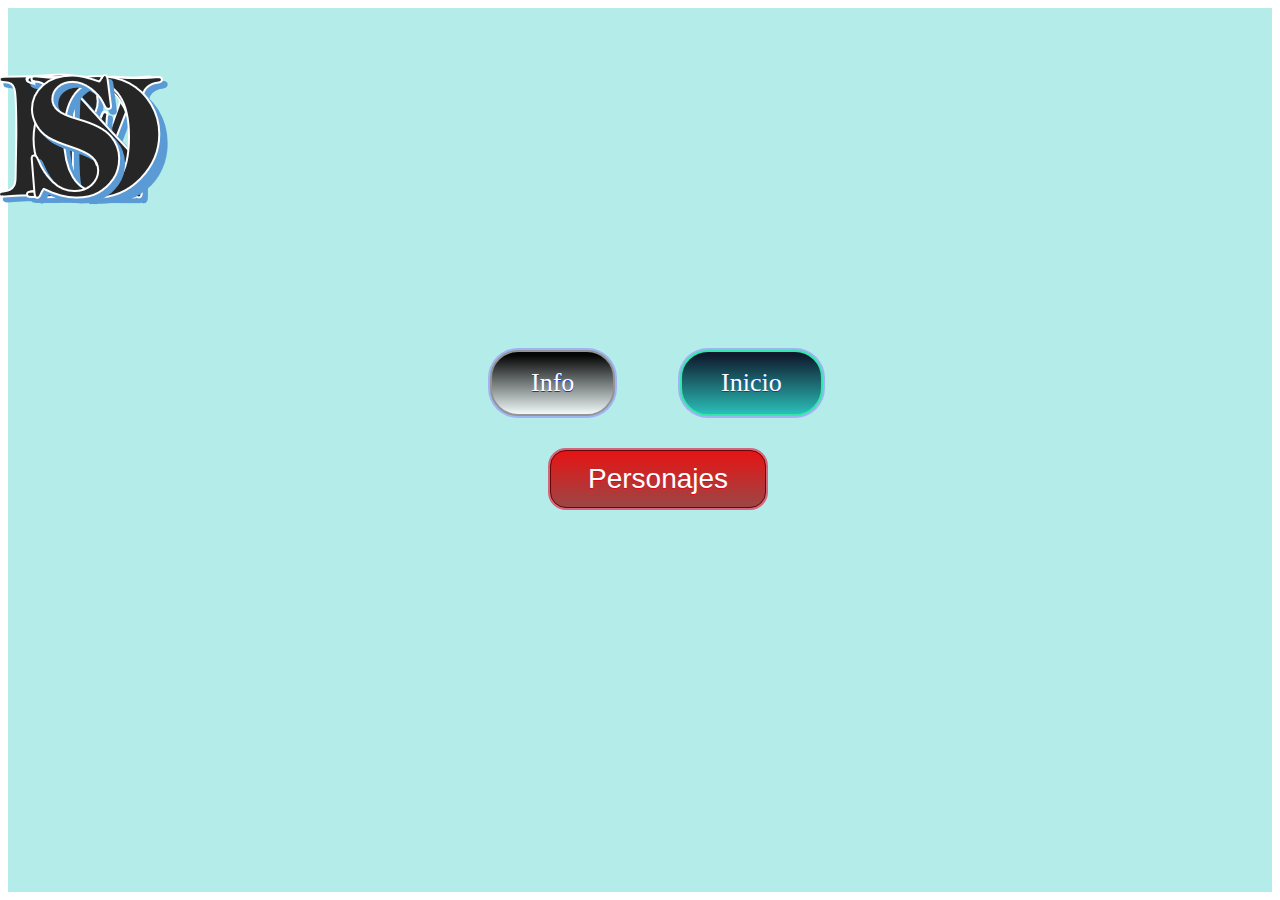
<file: index.html>
<html>
<head></head>
<body>
	<link rel="stylesheet" type="text/css" href="estilos.css">
<div class="fondo"><a href="inicio.html" class="myButton">Inicio</a> <a href="info.html" class="myusd">Info</a><a href="Personajes-animados.html" class="dfj">Personajes</a></div>
<div class="" id="demo"></div>
<div class="" id="demo1"></div>
<div class="" id="demo2"></div>
<div class="" id="demo3"></div>
<div class="" id="demo4"></div>
<div class="" id="demo5"></div>
<div class="" id="demo6"></div>
<div class="" id="demo7"></div>
<div class="" id="demo8"></div>
<div class="" id="demo9"></div>
<div class="" id="demo10"></div>

<script type="text/javascript">
		window.onload = init;
    function init(){
	var conte1=document.getElementById("demo");
if(conte1.className=="")
		{	
			conte1.className="a";

		}
		setTimeout(fd,2000);
var conte2=document.getElementById("demo1");
if(conte2.className=="")
		{	
			conte2.className="b";

		}
			setTimeout(fd1,2000);
var conte3=document.getElementById("demo2");
if(conte3.className=="")
		{	
			conte3.className="c";

		}
			setTimeout(fd2,2000);
	var conte4=document.getElementById("demo3");
if(conte4.className=="")
		{	
			conte4.className="d";

		}
			setTimeout(fd3,2000);
    var conte5=document.getElementById("demo4");
if(conte5.className=="")
		{	
			conte5.className="e";

		}
			setTimeout(fd4,2000);
	var conte6=document.getElementById("demo5");
if(conte6.className=="")
		{	
			conte6.className="f";

		}
			setTimeout(fd5,2000);
var conte7=document.getElementById("demo6");
if(conte7.className=="")
		{	
			conte7.className="g";

		}
			setTimeout(fd6,2000);
	var conte8=document.getElementById("demo7");
if(conte8.className=="")
		{	
			conte8.className="h";

		}
			setTimeout(fd7,2000);
	var conte9=document.getElementById("demo8");
if(conte9.className=="")
		{	
			conte9.className="i";

		}
			setTimeout(fd8,2000);
	var conte10=document.getElementById("demo9");
if(conte10.className=="")
		{	
			conte10.className="j";

		}
			setTimeout(fd9,2000);
	var conte11=document.getElementById("demo10");
if(conte11.className=="")
		{	
			conte11.className="k";

		}
			setTimeout(fd10,2000);
		}
	var fd=function(){
	 var conte1=document.getElementById("demo");
	conte1.className="a2";
	     document.querySelector(".a").style.display="none";
   
    }

var fd1=function(){
	 var conte2=document.getElementById("demo1");
	conte2.className="b2";
	     document.querySelector(".b").style.display="none";
   
    }

    var fd2=function(){
	 var conte3=document.getElementById("demo2");
	conte3.className="c2";
	     document.querySelector(".c").style.display="none";
   
    }

    var fd3=function(){
	 var conte4=document.getElementById("demo3");
	conte4.className="d2";
	     document.querySelector(".d").style.display="none";
   
    }

var fd4=function(){
	 var conte5=document.getElementById("demo4");
	conte5.className="e2";
	     document.querySelector(".e").style.display="none";
   
    }

    var fd5=function(){
	 var conte6=document.getElementById("demo5");
	conte6.className="f2";
	     document.querySelector(".f").style.display="none";
   
    }

      var fd6=function(){
	 var conte7=document.getElementById("demo6");
	conte7.className="g2";
	     document.querySelector(".g").style.display="none";
   
    }

          var fd7=function(){
	 var conte8=document.getElementById("demo7");
	conte8.className="h2";
	     document.querySelector(".h").style.display="none";
   
    }

          var fd8=function(){
	 var conte9=document.getElementById("demo8");
	conte9.className="i2";
	     document.querySelector(".i").style.display="none";
   
    }
              var fd9=function(){
	 var conte10=document.getElementById("demo9");
	conte10.className="j2";
	     document.querySelector(".j").style.display="none";
   
    }
              var fd10=function(){
	 var conte11=document.getElementById("demo10");
	conte11.className="k2";
	     document.querySelector(".k").style.display="none";
   
    }

</script>
</body>
</html>
</file>
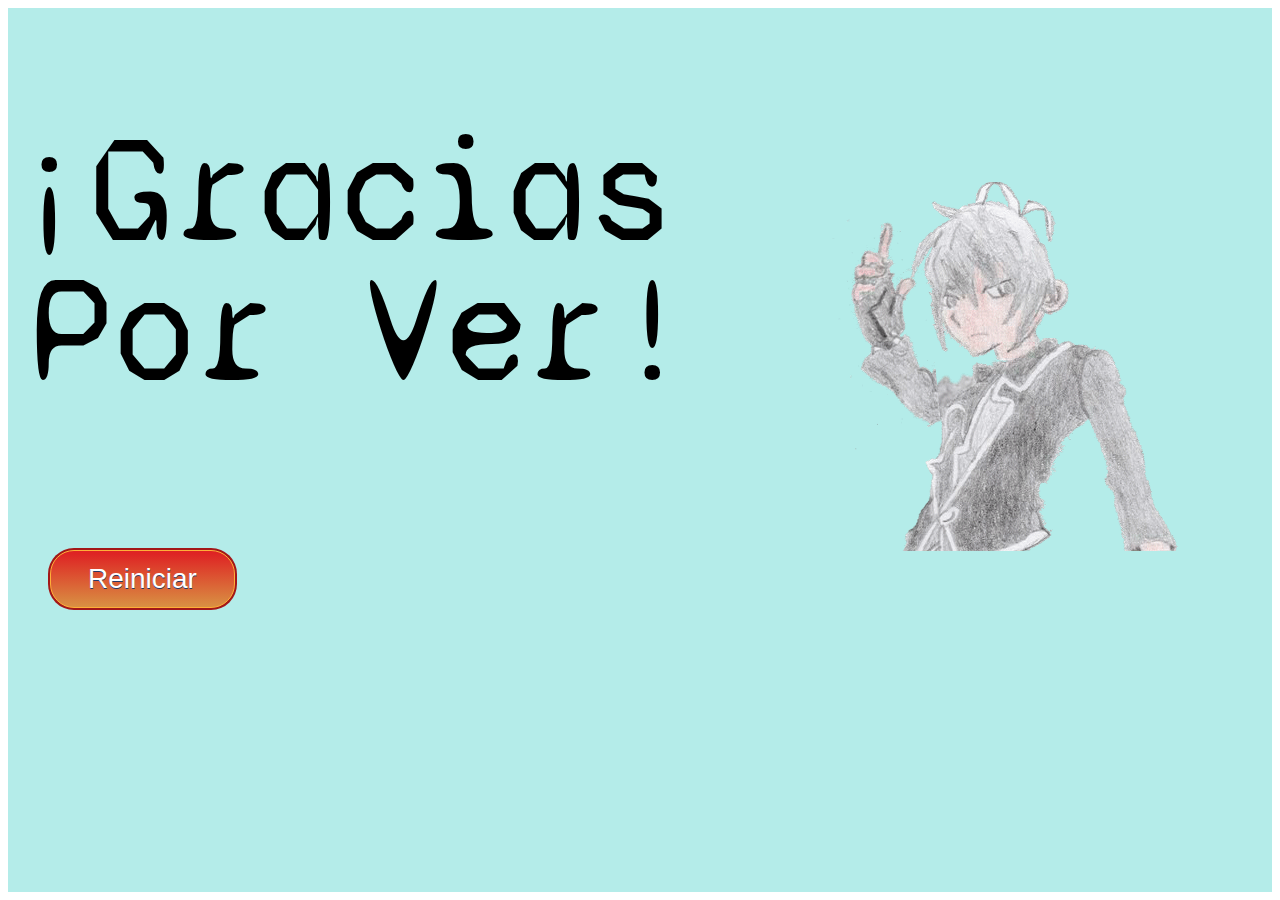
<file: final.html>
<html>
<head>
</head>
<body>
<link rel="stylesheet" type="text/css" href="estilos1.css">
<div class="fondo"><a href="index.html" class="jdaso">Reiniciar</a><div  class="letra" style="font-size: 150">¡Gracias</div>
<br>
<div  class="letra1" style="font-size: 150">Por Ver!</div></div>
<div class="gif"></div>
</body>
</html>
</file>
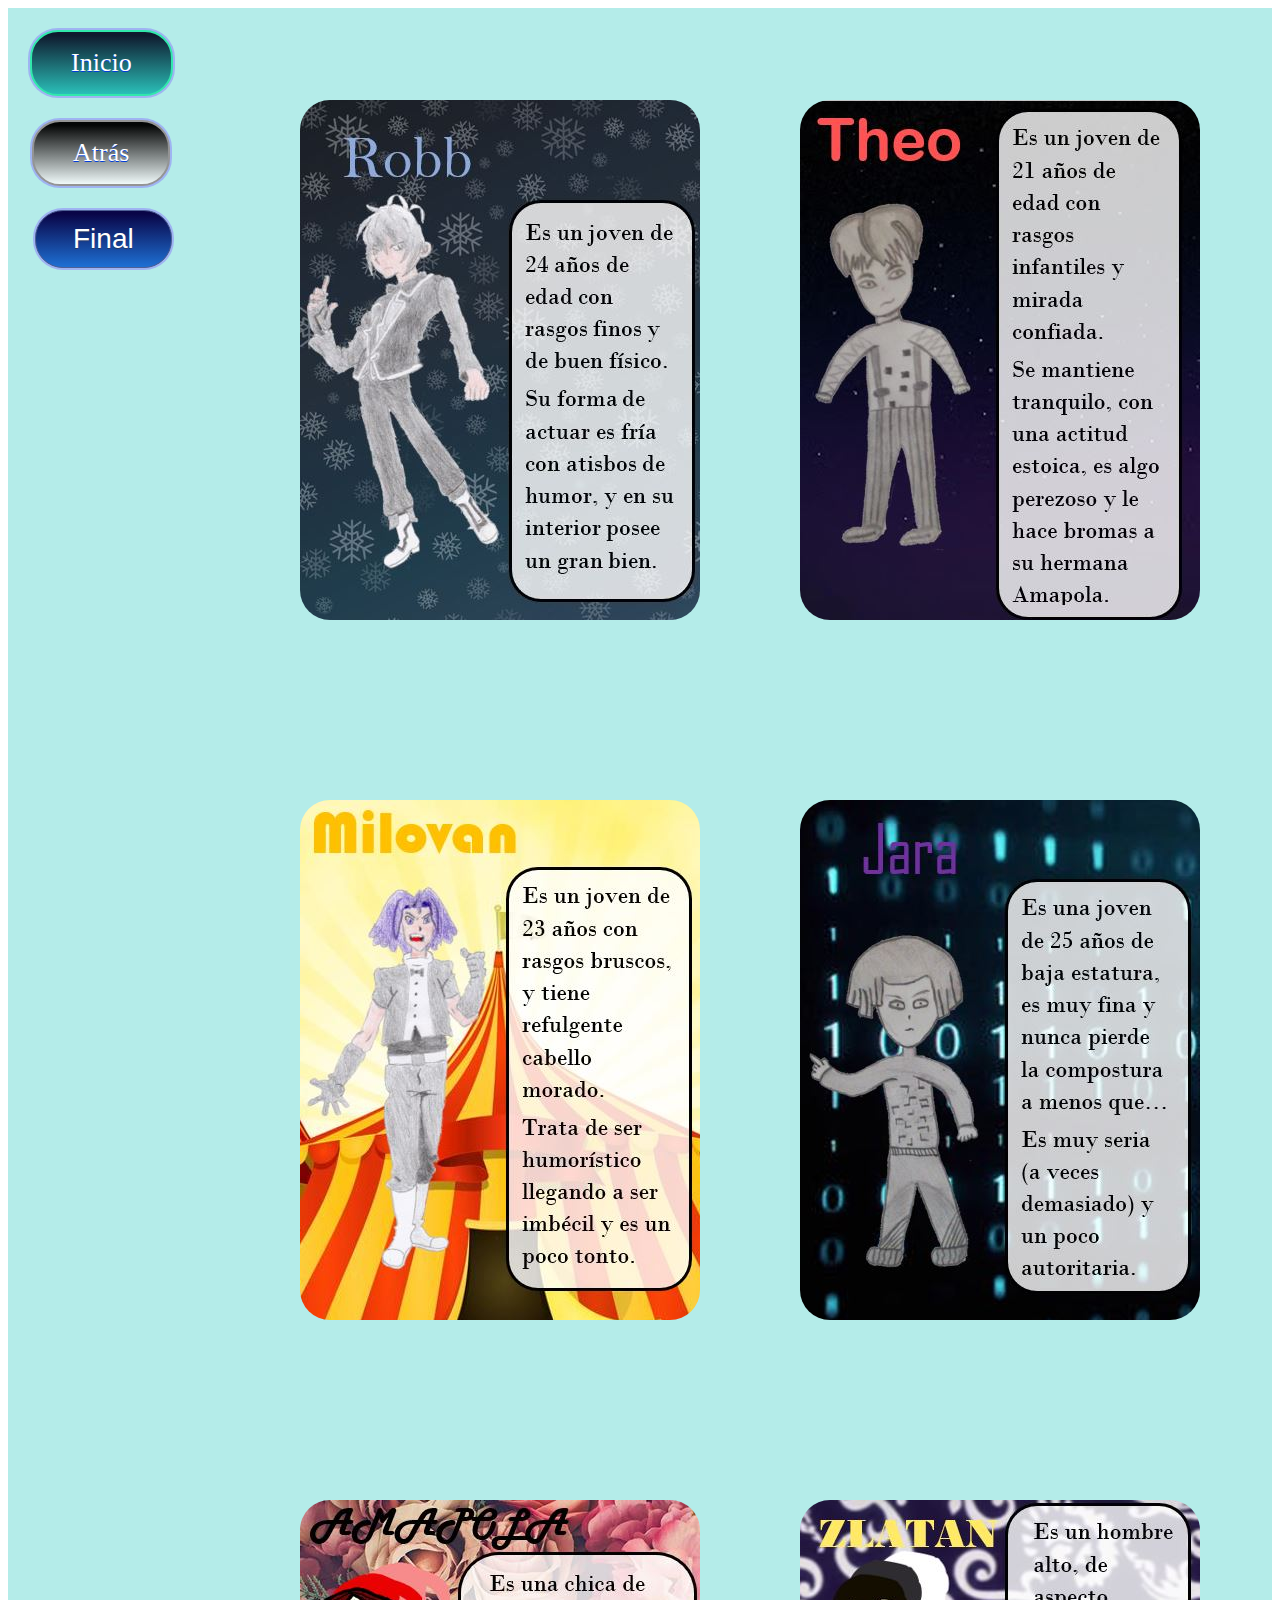
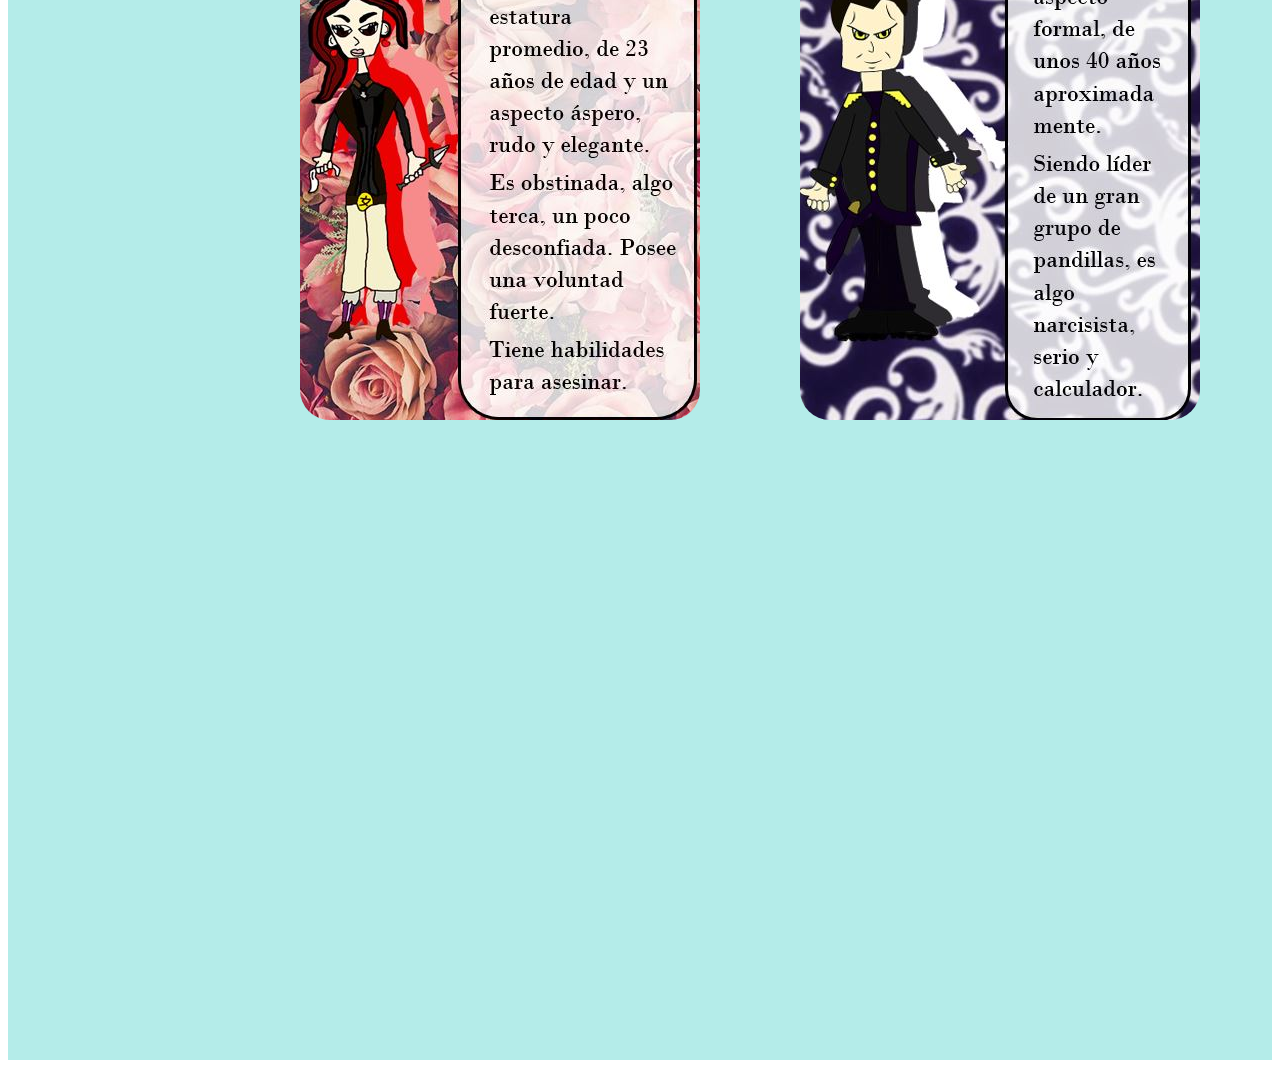
<file: info.html>
<html>
<head>
</head>
<body>
<link rel="stylesheet" type="text/css" href="estilos1.css">
<div class="fondo"><a href="inicio.html" class="myButton">Inicio</a> <a href="index.html" class="myusd">Atrás</a><a href="final.html" class="myButton1">Final</a></div>
<div class="fondo1"></div>
<div class="fondo2"></div>
<div class="robb"></div>
<div class="theo"></div>
<div class="milovan"></div>
<div class="jara"></div>
<div class="amapola"></div>
<div class="zlatan"></div>
</body>
</html>
</file>
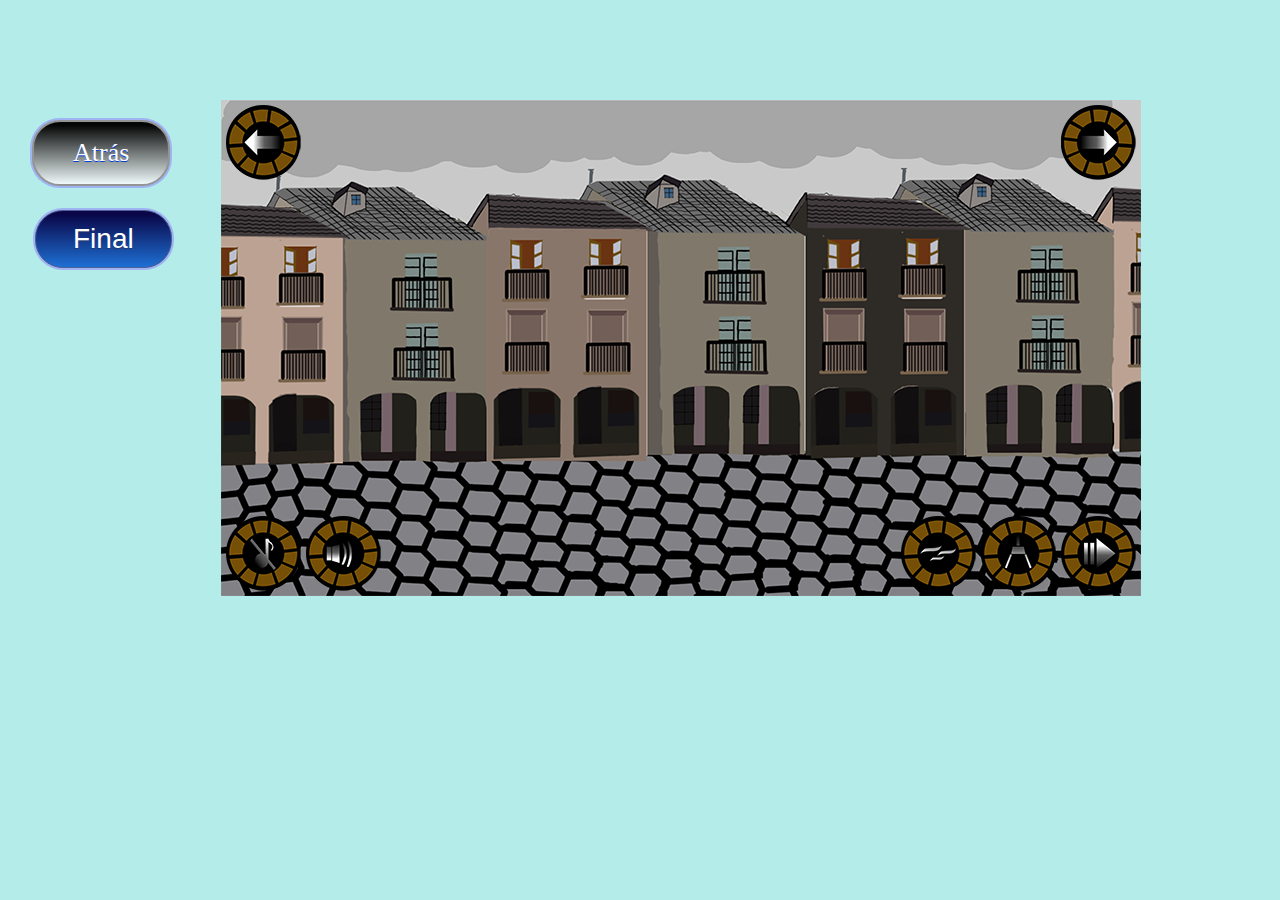
<file: inicio.html>
<!DOCTYPE html>
<html>
<head>
	<title>Inicio</title>
</head>
<link rel="stylesheet" type="text/css" href="estilos1.css">
<style type="text/css">
	.a{
		background-image: url("Botón flecha derecha.png");
		width: 75px;
		height: 75px;
		position: absolute;
		left: 1061px;
		top: 105px;
		z-index: 3;
	}
	.b{
		background-image: url("Botón flecha izquierda.png");
		width: 75px;
		height: 75px;
		position: absolute;
		left: 226px;
		top: 105px;
		z-index: 3;
	}
	.c2{
		background-image: url("Botón corchea.png");
		width: 75px;
		height: 75px;
		position: absolute;
		left: 226px;
		top: 516px;
		z-index: 3;
	}
	.c{
		background-image: url("Corchea rayada.png");
		width: 75px;
		height: 75px;
		position: absolute;
		left: 226px;
		top: 516px;
		z-index: 3;
	}
	.d{
		background-image: url("Altavoz medio.png");
		width: 75px;
		height: 75px;
		position: absolute;
		left: 306px;
		top: 516px;
		z-index: 3;
	}
	.d2{
		background-image: url("Altavoz bajo.png");
		width: 75px;
		height: 75px;
		position: absolute;
		left: 306px;
		top: 516px;
		z-index: 3;
	}
	.d3{
		background-image: url("Altavoz alto.png");
		width: 75px;
		height: 75px;
		position: absolute;
		left: 306px;
		top: 516px;
		z-index: 3;
	}
	.d4{
		background-image: url("Altavoz.png");
		width: 75px;
		height: 75px;
		position: absolute;
		left: 306px;
		top: 516px;
		z-index: 3;
	}
	.e{
		background-image: url("Viento.png");
		width: 75px;
		height: 75px;
		position: absolute;
		left: 901px;
		top: 516px;
		z-index: 3;
	}
	.f{
		background-image: url("Botón lámpara.png");
		width: 75px;
		height: 75px;
		position: absolute;
		left: 981px;
		top: 516px;
		z-index: 3;
	}
	.g{
		background-image: url("Botón adelante.png");
		width: 75px;
		height: 75px;
		position: absolute;
		left: 1061px;
		top: 516px;
		z-index: 3;
	}
	.Escenario{
		background-image: url("Escenario - Pueblo 5.png");
		position: absolute;
		left: 221px;
		top: 100px;
		width: 920px;
		height: 496px;
		z-index: 1;
	}
    .h{
		background-image: url("Botón flecha hacia arriba.png");
		width: 75px;
		height: 75px;
		position: absolute;
		left: 306px;
		top: 516px;
		z-index: -2;
	}
	.i{
		background-image: url("Botón flecha hacia abajo.png");
		width: 75px;
		height: 75px;
		position: absolute;
		left: 306px;
		top: 516px;
		z-index: -2;
	}
	.h2{
		background-image: url("Botón flecha hacia arriba.png");
		width: 75px;
		height: 75px;
		position: absolute;
		left: 306px;
		top: 516px;
		z-index: 2;
		opacity: 0%;
		animation: arriba;
		animation-duration: 1s;
		animation-iteration-count: 1;
	}
	.i2{
		background-image: url("Botón flecha hacia abajo.png");
		width: 75px;
		height: 75px;
		position: absolute;
		left: 306px;
		top: 516px;
		z-index: 2;
		opacity: 0%;
		animation: abajo;
		animation-duration: 1s;
		animation-iteration-count: 1;
	}
	.h3{
		background-image: url("Botón flecha hacia arriba.png");
		width: 75px;
		height: 75px;
		position: absolute;
		left: 306px;
		top: 436px;
		z-index: 2;
	}
	.i3{
		background-image: url("Botón flecha hacia abajo.png");
		width: 75px;
		height: 75px;
		position: absolute;
		left: 306px;
		top: 596px;
		z-index: 2;
	}
	.equis{
		background-image: url("equis.png");
		width: 25px;
		height: 25px;
		position: absolute;
		left: 321px;
		top: 526px;
		z-index: -2;
	}
	.equis2{
		background-image: url("equis.png");
		width: 25px;
		height: 25px;
		position: absolute;
		left: 346px;
		top: 550px;
		z-index: 2;
		animation: equis;
		animation-duration: 1s;
		animation-iteration-count: 1;
	}
	.equis3{
		background-image: url("equis.png");
		width: 25px;
		height: 25px;
		position: absolute;
		left: 391px;
		top: 629px;
		z-index: 2;
	}
	.equis4{
		background-image: url("equis.png");
		width: 25px;
		height: 25px;
		position: absolute;
		left: 391px;
		top: 629px;
		z-index: 2;
		opacity: 100%;
		animation: equises;
		animation-duration: 1s;
		animation-iteration-count: 1;
	}
	.h4{
		background-image: url("Botón flecha hacia arriba.png");
		width: 75px;
		height: 75px;
		position: absolute;
		left: 306px;
		top: 436px;
		z-index: 2;
		opacity: 100%;
		animation: arribaes;
		animation-duration: 1s;
		animation-iteration-count: 1;
	}
	.i4{
		background-image: url("Botón flecha hacia abajo.png");
		width: 75px;
		height: 75px;
		position: absolute;
		left: 306px;
		top: 596px;
		z-index: 2;
		opacity: 100%;
		animation: abajoes;
		animation-duration: 1s;
		animation-iteration-count: 1;
	}
	.centro{
		align-items: center;
	}
	@keyframes equis {
		100% {left: 391px;top: 629px;}
	}
	@keyframes arriba {
		100% {top: 436px;opacity: 100%;}
	}
	@keyframes abajo {
		100% {top: 596px;opacity: 100%;}
	}
	@keyframes equises {
		100% {left: 321px;top: 526px;opacity: 0%;}
	}
	@keyframes arribaes {
		100% {top: 516px;opacity: 0%;left: 306px;}
	}
	@keyframes abajoes {
		100% {top: 516px;opacity: 0%;left: 306px;}
	}
</style>
<body style="background-color:#B4ECE9">
	<audio src="Home.mp3" preload loop id="home"></audio>
<a href="index.html" class="myusd">Atrás</a><a href="final.html" class="myButton1">Final</a>
<div class="a" onclick="fg1()"></div>
<div class="b" onclick="fg2()"></div>
<div class="c" id="nota" onclick="Cambio_corchea()"></div>
<div class="d" id="altavoz" onclick="aparicion()"></div>
<div class="e" onclick="fg3()"></div>
<div class="f" onclick="fg3()"></div>
<div class="g" onclick="fg()"></div>
<div class="h" id="arriba" onclick="subir()"></div>
<div class="i" id="abajo" onclick="bajar()"></div>
<div class="equis" id="X" onclick="esconder()"></div>
<div class="Escenario"></div>
<script type="text/javascript">
	function subir() {
		var audio = document.getElementById("home");
		var voz = document.getElementById("altavoz");
		audio.volume += 0.1;
		if (audio.volume==0.1) {
			voz.className="d4";
		} else {
			if (audio.volume<0.5) {
				voz.className="d2"; 
			} else {
				if (audio.volume<0.8) {
					voz.className="d";
				} else {
					if (audio.volume<1) {
						voz.className="d3";
					}
				}
			}
       }
       if (audio.volume<0.1) {
       	audio.volume=0.1;
       }   
	}
	function bajar() {
		var audio = document.getElementById("home");
		var voz = document.getElementById("altavoz");
		audio.volume -= 0.1;
		if (audio.volume==0.1) {
			voz.className="d4";
		} else {
			if (audio.volume<0.5) {
				voz.className="d2"; 
			} else {
				if (audio.volume<0.8) {
					voz.className="d";
				} else {
					if (audio.volume<1) {
						voz.className="d3";
					}
				}
			}
       }
       if (audio.volume<0.1) {
       	audio.volume=0.1;
       }      
	}
	function aparicion() {
		var boton1 = document.getElementById("arriba");
		var boton2 = document.getElementById("abajo");
		var boton3 = document.getElementById("X");
		boton1.className = "h2";
		boton2.className = "i2";
		boton3.className = "equis2"
		setTimeout(estatico,1000);
	}
	function esconder() {
		var boton1 = document.getElementById("arriba");
		var boton2 = document.getElementById("abajo");
		var boton3 = document.getElementById("X");
		boton1.className = "h4";
		boton2.className = "i4";
		boton3.className = "equis4"
		setTimeout(estatico2,1000);
	}
	function estatico() {
		var boton1 = document.getElementById("arriba");
		var boton2 = document.getElementById("abajo");
		var boton3 = document.getElementById("X");
		boton1.className = "h3";
		boton2.className = "i3";
		boton3.className = "equis3";
	}
	function estatico2() {
		var boton1 = document.getElementById("arriba");
		var boton2 = document.getElementById("abajo");
		var boton3 = document.getElementById("X");
		boton1.className = "h";
		boton2.className = "i";
		boton3.className = "equis";
	}
	function Cambio_corchea() {
		var corchea = document.getElementById("nota");
		if (corchea.className=="c") {
			corchea.className="c2";
            var audio = document.getElementById("home");
            audio.volume = 0.5;
            audio.play();
		}
		else
		{
			corchea.className="c"
			var audio = document.getElementById("home");
            audio.pause();
		}
	}
	function presionar() {
		var boton = document.getElementById("");
		boton.className = "a2";
	}
	function cambio() {
		var boton = document.getElementById("div");
		boton.className = "a";
	}

</script>
<div id="container"></div> 
        
        <div class="emergente">
                <br>
                 <br>

                   
        <div class="hola">Este botón nos dirige a la siguente escena</div> 
       <div class="boton menor">X</div>
</div>
<script type="text/javascript">
window.onload = init;
    function init(){
        document.querySelector(".emergente").style.display="none";
        document.querySelector(".emergente1").style.display="none";
        document.querySelector(".emergente2").style.display="none";
        document.querySelector(".emergente3").style.display="none";
        document.querySelector(".emergente1 .menor1").addEventListener("click",adios1);
        document.querySelector(".emergente3 .menor3").addEventListener("click",adios3);
        document.querySelector(".emergente2 .menor2").addEventListener("click",adios2);
        document.querySelector(".emergente .menor").addEventListener("click",adios);

    }
        
    function adios(){
               document.querySelector(".emergente").style.display="none";
}    
function fg() {
                       document.querySelector(".emergente").style.display="block";
}
</script>
<div id="container1"></div> 
        
        <div class="emergente1">
                <br>
                 <br>

                   
        <div class="hola1">Este botón nos muestra la siguiente animación</div> 
       <div class="boton menor1">X</div>
</div>
<div id="container2"></div> 
        
        <div class="emergente2">
                <br>
                 <br>

                   
        <div class="hola2">Este botón nos lleva a la anterior escena</div> 
       <div class="boton menor2">X</div>
</div>
<div id="container3"></div> 
        
        <div class="emergente3">
                <br>
                 <br>

                   
        <div class="hola3">Este botón nos muestra una animación adicional</div> 
       <div class="boton menor3">X</div>
</div>
<script type="text/javascript">
  
function adios1(){
               document.querySelector(".emergente1").style.display="none";
}    
function fg1() {
                       document.querySelector(".emergente1").style.display="block";
}
</script>
<script type="text/javascript">
  
function adios2(){
               document.querySelector(".emergente2").style.display="none";
}    
function fg2() {
                       document.querySelector(".emergente2").style.display="block";
}
</script>
<script type="text/javascript">
  
function adios3(){
               document.querySelector(".emergente3").style.display="none";
}    
function fg3() {
                       document.querySelector(".emergente3").style.display="block";
}
</script>

</body>
</html>
</file>
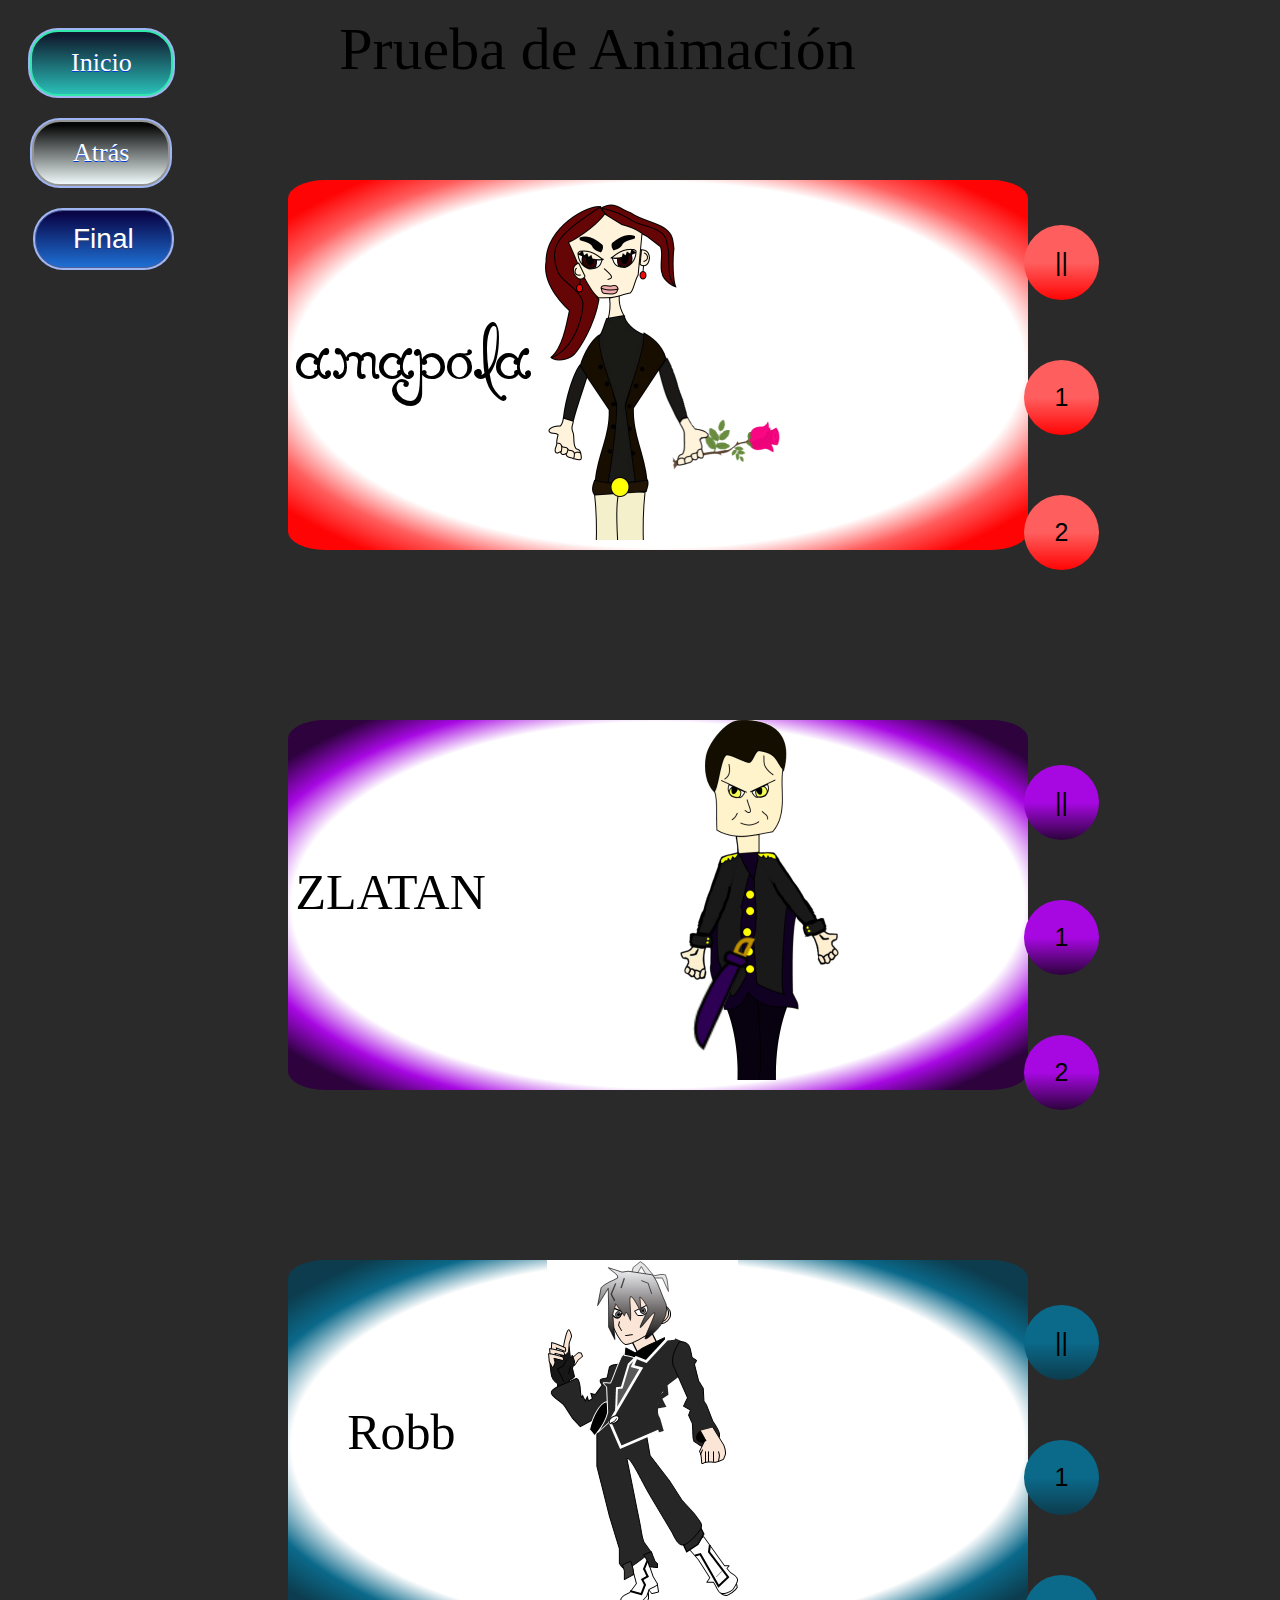
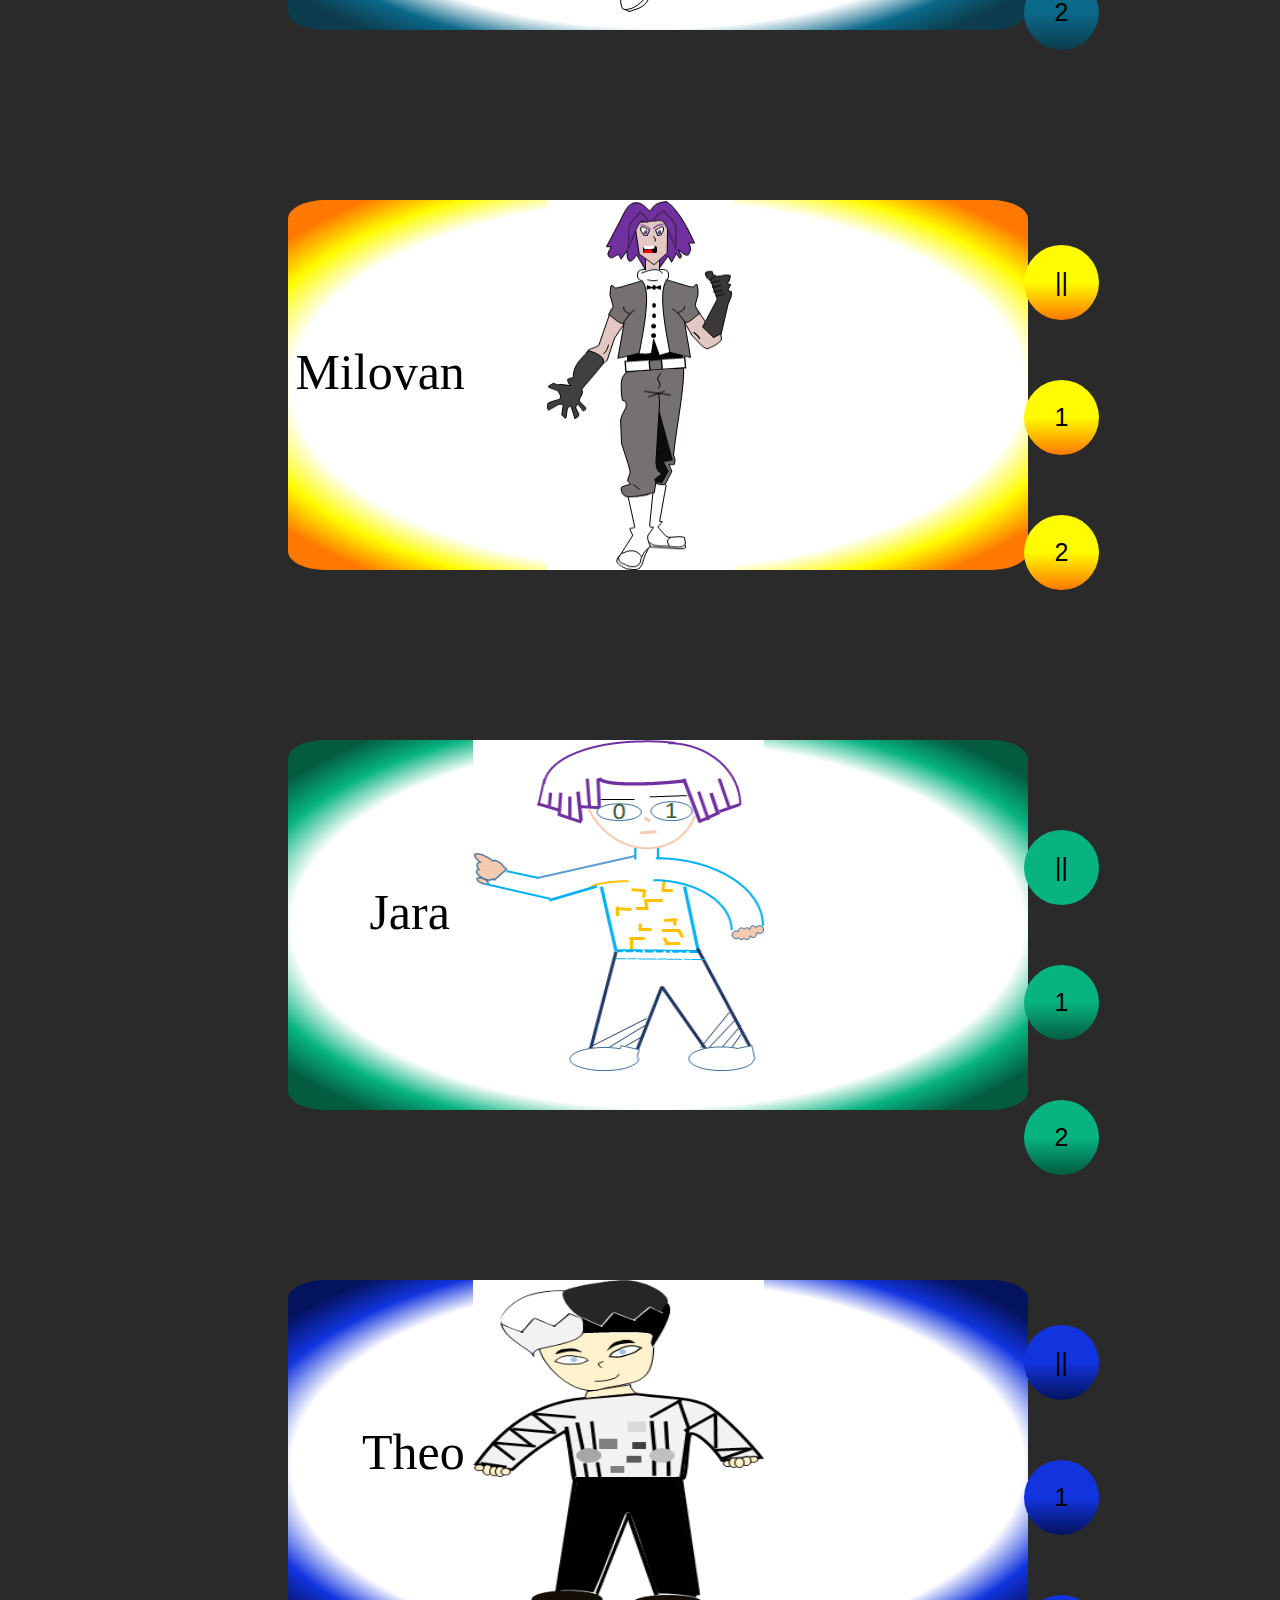
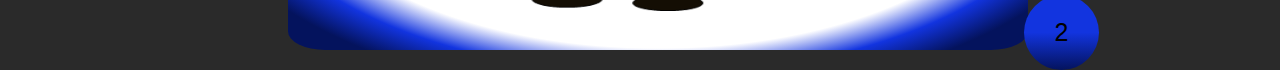
<file: Personajes-animados.html>
<!DOCTYPE html>
<html>
<head>
	<meta charset="utf-8">
	<title>Personajes</title>
	<link rel="stylesheet" type="text/css" href="CSS-Personajes-animados.css">
</head>
<body>
    <a href="inicio.html" class="myButton">Inicio</a> <a href="index.html" class="myusd">Atrás</a><a href="final.html" class="myButton1">Final</a>
    <p class="Titulo">Prueba de Animación</p>
	<div class="Amapola_1_div_1" id="Amdiv"><img src="Imagen-de-Amapola.gif" class="Amapola_1_imagen_1" id="Amimg"><p class="Amapola_nombre_1" id="Amnom">amapola</p></div>
	<div class="Zlatan_1_div_1" id="Zldiv"><img src="Imagen-de-Zlatan.gif" class="Zlatan_1_imagen_1" id="Zlimg"><p class="Zlatan_nombre_1" id="Zlnom">ZLATAN</p></div>
	<div class="Robb_1_div_1" id="Rodiv"><img src="Robb.png" class="Robb_1_imagen_1" id="Roimg"><p class="Robb_nombre_1" id="Robnom">Robb</p></div>
	<div class="Milovan_1_div_1" id="Zldiv"><img src="Milovan.png" class="Milovan_1_imagen_1" id="Miimg"><p class="Milovan_nombre_1" id="Zlnom">Milovan</p></div>
	<div class="Jara_1_div_1" id="Amdiv"><img src="Jara.png" class="Jara_1_imagen_1" id="Jaimg"><p class="Jara_nombre_1" id="Janom">Jara</p></div>
	<div class="Theo_1_div_1" id="Zldiv"><img src="Theo.png" class="Theo_1_imagen_1" id="Thimg"><p class="Theo_nombre_1" id="Thnom">Theo</p></div>

    <button class="Amapola-boton-1" onclick="Cambiop_Amapola()">||</button>
    <button class="Amapola-boton-2" onclick="Cambio1_Amapola()">1</button>
    <button class="Amapola-boton-3" onclick="Cambio2_Amapola()">2</button>
    <button class="Zlatan-boton-1" onclick="Cambiop_Zlatan()">||</button>
    <button class="Zlatan-boton-2" onclick="Cambio1_Zlatan()">1</button>
     <button class="Zlatan-boton-3" onclick="Cambio2_Zlatan()">2</button>
    <button class="Robb-boton-1" onclick="Cambiop_Robb()">||</button>
    <button class="Robb-boton-2" onclick="Cambio1_Robb()">1</button>
     <button class="Robb-boton-3" onclick="Cambio2_Robb()">2</button>
    <button class="Milovan-boton-1" onclick="Cambiop_Milovan()">||</button>
    <button class="Milovan-boton-2" onclick="Cambio1_Milovan()">1</button>
     <button class="Milovan-boton-3" onclick="Cambio2_Milovan()">2</button>
    <button class="Jara-boton-1" onclick="Cambiop_Jara()">||</button>
    <button class="Jara-boton-2" onclick="Cambio1_Jara()">1</button>
     <button class="Jara-boton-3" onclick="Cambio2_Jara()">2</button>
    <button class="Theo-boton-1" onclick="Cambiop_Theo()">||</button>
    <button class="Theo-boton-2" onclick="Cambio1_Theo()">1</button>
     <button class="Theo-boton-3" onclick="Cambio2_Theo()">2</button>

<script type="text/javascript" src="JS-Personajes-animados.js">
</script>
</body>
</html>
</file>
<file: estilos.css>
.fondo{
	width: 100%;
	height: 100%;
	background-color: #B4ECE9;
	z-index: -5;
}

.a{
	position: absolute;
	top: 20px;
	left: -20px;
	width: 150px;
	height: 200px;
	background-image: url(B.png);
	animation: prueba;
	animation-duration: 2s;
	animation-iteration-count: 1;
}
.a2{
	position: absolute;
	top: 20px;
	left: 10px;
	width: 150px;
	height: 200px;
	background-image: url(B.png);
}

@keyframes prueba {
	20%{top: -5px; left: -15px;}
	40%{top: 15px; left: -5px;}
	60%{top: 5px; left: 0px;}
	80%{top: 10px; left: 5px;}
	100%{top: 20px; left: 10px;}
}
.b{
	position: absolute;
	top: 20px;
	left: 10px;
	width: 100px;
	height: 200px;
	background-image: url(I.png);
	animation: prueba1;
	animation-duration: 2s;
	animation-iteration-count: 1;
}
.b2{
	position: absolute;
	top: 20px;
	left: 130px;
	width: 100px;
	height: 280px;
	background-image: url(I.png);
}

@keyframes prueba1 {
	20%{top: -5px; left: 30px;}
	40%{top: 15px; left: 40px;}
	60%{top: 5px; left: 50px;}
	80%{top: 10px; left: 60px;}
	100%{top: 20px; left: 130px;}
}

.c{
	position: absolute;
	top: 20px;
	left: 10px;
	width: 150px;
	height: 200px;
	background-image: url(E.png);
	animation: prueba2;
	animation-duration: 2s;
	animation-iteration-count: 1;
}
.c2{
	position: absolute;
	top: 20px;
	left: 210px;
	width: 150px;
	height: 200px;
	background-image: url(E.png);
}

@keyframes prueba2 {
	20%{top: -5px; left: 30px;}
	40%{top: 15px; left: 40px;}
	60%{top: 5px; left: 50px;}
	80%{top: 10px; left: 60px;}
	100%{top: 20px; left: 210px;}
}

.d{
	position: absolute;
	top: 20px;
	left: 10px;
	width: 155px;
	height: 200px;
	background-image: url(N.png);
	animation: prueba3;
	animation-duration: 2s;
	animation-iteration-count: 1;
}
.d2{
	position: absolute;
	top: 20px;
	left: 330px;
	width: 155px;
	height: 200px;
	background-image: url(N.png);
}

@keyframes prueba3 {
	20%{top: -5px; left: 30px;}
	40%{top: 15px; left: 40px;}
	60%{top: 5px; left: 50px;}
	80%{top: 10px; left: 60px;}
	100%{top: 20px; left: 330px;}
}

.e{
	position: absolute;
	top: 20px;
	left: 10px;
	width: 150px;
	height: 200px;
	background-image: url(V.png);
	animation: prueba4;
	animation-duration: 2s;
	animation-iteration-count: 1;
}
.e2{
	position: absolute;
	top: 20px;
	left:475px;
	width: 150px;
	height: 200px;
	background-image: url(V.png);
}

@keyframes prueba4 {
	20%{top: -5px; left: 30px;}
	40%{top: 15px; left: 40px;}
	60%{top: 5px; left: 50px;}
	80%{top: 10px; left: 60px;}
	100%{top: 20px; left: 475px;}
}

.f{
	position: absolute;
	top: 20px;
	left: 10px;
	width: 150px;
	height: 200px;
	background-image: url(E1.png);
	animation: prueba5;
	animation-duration: 2s;
	animation-iteration-count: 1;
}
.f2{
	position: absolute;
	top: 20px;
	left: 610px;
	width: 150px;
	height: 200px;
	background-image: url(E1.png);
}

@keyframes prueba5 {
	20%{top: -5px; left: 30px;}
	40%{top: 15px; left: 40px;}
	60%{top: 5px; left: 50px;}
	80%{top: 10px; left: 60px;}
	100%{top: 20px; left: 610px;}
}

.g{
	position: absolute;
	top: 20px;
	left: 10px;
	width: 160px;
	height: 200px;
	background-image: url(N1.png);
	animation: prueba6;
	animation-duration: 2s;
	animation-iteration-count: 1;
}
.g2{
	position: absolute;
	top: 20px;
	left: 730px;
	width: 160px;
	height: 200px;
	background-image: url(N1.png);
}

@keyframes prueba6 {
	20%{top: -5px; left: 30px;}
	40%{top: 15px; left: 40px;}
	60%{top: 5px; left: 50px;}
	80%{top: 10px; left: 60px;}
	100%{top: 20px; left: 730px;}
}

.h{
	position: absolute;
	top: 20px;
	left: 10px;
	width: 120px;
	height: 200px;
	background-image: url(I1.png);
	animation: prueba10;
	animation-duration: 2s;
	animation-iteration-count: 1;
}
.h2{
	position: absolute;
	top: 20px;
	left: 870px;
	width: 120px;
	height: 200px;
	background-image: url(I1.png);
}

@keyframes prueba10 {
	20%{top: -5px; left: 30px;}
	40%{top: 15px; left: 40px;}
	60%{top: 5px; left: 50px;}
	80%{top: 10px; left: 60px;}
	100%{top: 20px; left: 870px;}
}

.i{
	position: absolute;
	top: 20px;
	left: 10px;
	width: 160px;
	height: 200px;
	background-image: url(D.png);
	animation: prueba7;
	animation-duration: 2s;
	animation-iteration-count: 1;
}
.i2{
	position: absolute;
	top: 20px;
	left: 950px;
	width: 160px;
	height: 200px;
	background-image: url(D.png);
}

@keyframes prueba7 {
	20%{top: -5px; left: 30px;}
	40%{top: 15px; left: 40px;}
	60%{top: 5px; left: 50px;}
	80%{top: 10px; left: 60px;}
	100%{top: 20px; left: 950px;}
}
.j{
	position: absolute;
	top: 20px;
	left: 10px;
	width: 160px;
	height: 200px;
	background-image: url(O.png);
	animation: prueba8;
	animation-duration: 2s;
	animation-iteration-count: 1;
}
.j2{
	position: absolute;
	top: 20px;
	left: 1090px;
	width: 160px;
	height: 200px;
	background-image: url(O.png);
}

@keyframes prueba8 {
	20%{top: -5px; left: 30px;}
	40%{top: 15px; left: 40px;}
	60%{top: 5px; left: 50px;}
	80%{top: 10px; left: 60px;}
	100%{top: 20px; left: 1090px;}
}

.k{
	position: absolute;
	top: 20px;
	left: 10px;
	width: 120px;
	height: 200px;
	background-image: url(S.png);
	animation: prueba9;
	animation-duration: 2s;
	animation-iteration-count: 1;
}
.k2{
	position: absolute;
	top: 20px;
	left: 1230px;
	width: 120px;
	height: 200px;
	background-image: url(S.png);
}

@keyframes prueba9 {
	20%{top: -5px; left: 30px;}
	40%{top: 15px; left: 40px;}
	60%{top: 5px; left: 50px;}
	80%{top: 10px; left: 60px;}
	100%{top: 20px; left: 1230px;}
}

.myButton {
	position: absolute;
	top: 350px;
    left: 680px;
	box-shadow: 0px 0px 0px 2px #9fb4f2;
	background:linear-gradient(to bottom, #0f1a2e 5%, #2abfb8 100%);
	background-color:#0f1a2e;
	border-radius:28px;
	border:2px solid #31e8ab;
	display:inline-block;
	cursor:pointer;
	color:#ffffff;
	font-family:Georgia;
	font-size:26px;
	padding:16px 39px;
	text-decoration:none;
	text-shadow:0px 1px 0px #003dd9;
	animation: pruebaa;
	animation-duration: 2s;
	animation-iteration-count: 1;
}
@keyframes pruebaa {
	20%{top: 1000px; left: 680px;}
	40%{top: 700px; left: 680px;}
	60%{top: 600px; left: 680px;}
	80%{top: 450px; left: 680px;}
	100%{top: 350px; left: 680px;}
}
.myButton:hover {
	background:linear-gradient(to bottom, #2abfb8 5%, #0f1a2e 100%);
	background-color:#2abfb8;
}
.myusd {
	position: absolute;
	top: 350px;
    left: 490px;
	box-shadow: 0px 0px 0px 2px #9fb4f2;
	background:linear-gradient(to bottom, #040505 5%, #f0fafa 100%);
	background-color:#040505;
	border-radius:28px;
	border:2px solid #949494;
	display:inline-block;
	cursor:pointer;
	color:#ffffff;
	font-family:Georgia;
	font-size:26px;
	padding:16px 39px;
	text-decoration:none;
	text-shadow:0px 1px 0px #003dd9;
	animation: pruebab;
	animation-duration: 2s;
	animation-iteration-count: 1;
}
@keyframes pruebab {
	20%{top: 1000px; left: 490px;}
	40%{top: 700px; left: 490px;}
	60%{top: 600px; left: 490px;}
	80%{top: 450px; left: 490px;}
	100%{top: 350px; left: 490px;}
}
.myusd:hover {
	background:linear-gradient(to bottom, #f0fafa 5%, #040505 100%);
	background-color:#f0fafa;
}
.dfj {
	position: absolute;
	top: 450px;
    left: 550px;
	box-shadow: 0px 0px 0px 2px #d4657c;
	background:linear-gradient(to bottom, #e31616 5%, #9c4646 100%);
	background-color:#e31616;
	border-radius:16px;
	border:1px solid #610a0a;
	display:inline-block;
	cursor:pointer;
	color:#ffffff;
	font-family:Arial;
	font-size:28px;
	padding:12px 37px;
	text-decoration:none;
	text-shadow:0px 1px 0px #db091a;
		animation: pruebabfd;
	animation-duration: 2s;
	animation-iteration-count: 1;
}
@keyframes pruebabfd {
	20%{top: 1000px; left: 550px;}
	40%{top: 700px; left: 550px;}
	60%{top: 600px; left: 550px;}
	80%{top: 500px; left: 550px;}
	100%{top: 450px; left: 550px;}
}
.dfj:hover {
	background:linear-gradient(to bottom, #9c4646 5%, #e31616 100%);
	background-color:#9c4646;
}
</file>
<file: estilos1.css>
.fondo{
	width: 100%;
	height: 100%;
	background-color: #B4ECE9;
	z-index: -5;
}
.fondo1{
	width: 100%;
	height: 100%;
	background-color: #B4ECE9;
	z-index: -5;
}
.fondo2{
	width: 100%;
	height: 100%;
	background-color: #B4ECE9;
	z-index: -5;
}
.myButton {
	position: absolute;
	top: 30px;
    left: 30px;
	box-shadow: 0px 0px 0px 2px #9fb4f2;
	background:linear-gradient(to bottom, #0f1a2e 5%, #2abfb8 100%);
	background-color:#0f1a2e;
	border-radius:28px;
	border:2px solid #31e8ab;
	display:inline-block;
	cursor:pointer;
	color:#ffffff;
	font-family:Georgia;
	font-size:26px;
	padding:16px 39px;
	text-decoration:none;
	text-shadow:0px 1px 0px #003dd9;
	animation: pruebaa;
	animation-duration: 2s;
	animation-iteration-count: 1;
}
@keyframes pruebaa {
	20%{top: 1000px; left: 30px;}
	40%{top: 800px; left: 30px;}
	60%{top: 600px; left: 30px;}
	80%{top: 200px; left: 30px;}
	100%{top: 30px; left: 30px;}
}
.myButton:hover {
	background:linear-gradient(to bottom, #2abfb8 5%, #0f1a2e 100%);
	background-color:#2abfb8;
}
.myButton1 {
	position: absolute;
	top: 210px;
    left: 35px;
	box-shadow: 0px 0px 0px 2px #9fb4f2;
	background:linear-gradient(to bottom, #090547 5%, #1e70d4 100%);
	background-color:#090547;
	border-radius:28px;
	border:1px solid #4e6096;
	display:inline-block;
	cursor:pointer;
	color:#ffffff;
	font-family:Arial;
	font-size:28px;
	padding:12px 37px;
	text-decoration:none;
	text-shadow:0px 1px 0px #283966;
		animation: pruebac;
	animation-duration: 2s;
	animation-iteration-count: 1;
}
@keyframes pruebac {
	20%{top: 1000px; left: 35px;}
	40%{top: 800px; left: 35px;}
	60%{top: 600px; left: 35px;}
	80%{top: 350px; left: 35px;}
	100%{top: 210px; left: 35px;}
}
.myButton1:hover {
	background:linear-gradient(to bottom, #1e70d4 5%, #090547 100%);
	background-color:#1e70d4;
}

.myusd {
	position: absolute;
	top: 120px;
    left: 32px;
	box-shadow: 0px 0px 0px 2px #9fb4f2;
	background:linear-gradient(to bottom, #040505 5%, #f0fafa 100%);
	background-color:#040505;
	border-radius:28px;
	border:2px solid #949494;
	display:inline-block;
	cursor:pointer;
	color:#ffffff;
	font-family:Georgia;
	font-size:26px;
	padding:16px 39px;
	text-decoration:none;
	text-shadow:0px 1px 0px #003dd9;
	animation: pruebab;
	animation-duration: 2s;
	animation-iteration-count: 1;
}
@keyframes pruebab {
	20%{top: 1000px; left: 32px;}
	40%{top: 800px; left: 32px;}
	60%{top: 600px; left: 32px;}
	80%{top: 200px; left: 32px;}
	100%{top: 120px; left: 32px;}
}
.myusd:hover {
	background:linear-gradient(to bottom, #f0fafa 5%, #040505 100%);
	background-color:#f0fafa;
}

.robb{
position: absolute;
top: 100px;
left: 300px;
width: 400px; 
height: 520px;
background-image: url(Robb1.JPG);
border-radius: 30px;
	animation: prueba1;
	animation-duration: 2s;
	animation-iteration-count: 1;
}
@keyframes prueba1 {
	20%{top: 100px; left: -400px;}
	40%{top: 100px; left: -200px;}
	60%{top: 100px; left: 0px;}
	80%{top: 100px; left: 150px;}
	100%{top: 100px; left: 300px;}
}

.theo{
position: absolute;
top: 100px;
left: 800px;
width: 400px; 
height: 520px;
background-image: url(theo1.JPG);
border-radius: 30px;
	animation: prueba2;
	animation-duration: 2s;
	animation-iteration-count: 1;
}
@keyframes prueba2 {
	20%{top: 100px; left: -400px;}
	40%{top: 100px; left: -200px;}
	60%{top: 100px; left: 100px;}
	80%{top: 100px; left: 400px;}
	100%{top: 100px; left: 800px;}
}

.milovan{
position: absolute;
top: 800px;
left: 300px;
width: 400px; 
height: 520px;
background-image: url(milovan1.JPG);
border-radius: 30px;
	animation: prueba3;
	animation-duration: 2s;
	animation-iteration-count: 1;
}
@keyframes prueba3 {
	20%{top: 800px; left: -400px;}
	40%{top: 800px; left: -200px;}
	60%{top: 800px; left: 0px;}
	80%{top: 800px; left: 150px;}
	100%{top: 800px; left: 300px;}
}

.jara{
position: absolute;
top: 800px;
left: 800px;
width: 400px; 
height: 520px;
background-image: url(jara1.JPG);
border-radius: 30px;
	animation: prueba4;
	animation-duration: 2s;
	animation-iteration-count: 1;
}
@keyframes prueba4 {
	20%{top: 800px; left: -400px;}
	40%{top: 800px; left: -200px;}
	60%{top: 800px; left: 100px;}
	80%{top: 800px; left: 400px;}
	100%{top: 800px; left: 800px;}
}

.amapola{
position: absolute;
top: 1500px;
left: 300px;
width: 400px; 
height: 520px;
background-image: url(amapola.JPG);
border-radius: 30px;
	animation: prueba5;
	animation-duration: 2s;
	animation-iteration-count: 1;
}
@keyframes prueba5 {
	20%{top: 1500px; left: -400px;}
	40%{top: 1500px; left: -200px;}
	60%{top: 1500px; left: 0px;}
	80%{top: 1500px; left: 150px;}
	100%{top: 1500px; left: 300px;}
}

.zlatan{
position: absolute;
top: 1500px;
left: 800px;
width: 400px; 
height: 520px;
background-image: url(zlatan.JPG);
border-radius: 30px;
	animation: prueba6;
	animation-duration: 2s;
	animation-iteration-count: 1;
}
@keyframes prueba6 {
	20%{top: 1500px; left: -400px;}
	40%{top: 1500px; left: -200px;}
	60%{top: 1500px; left: 100px;}
	80%{top: 1500px; left: 400px;}
	100%{top: 1500px; left: 800px;}
}

.gif{
	position: absolute;
	top: 100px;
	left: 700px;
	width: 500px;
	height: 500px;
	background-image: url(Despedida-de-robb.gif);
}

.letra{
	position: absolute;
	top: 100px;
	font-family: dsaa;
		animation: pruebaas;
	animation-duration: 2s;
	animation-iteration-count: 1;
}
@keyframes pruebaas {
	20%{top: -250px;}
	40%{top: -150px;}
	60%{top: 0px;}
	80%{top: 50px;}
	100%{top: 100px;}
}
.letra1{
	position: absolute;
	top: 240px;
	left: 30px;
	font-family: dsaa;
		animation: pruebaass;
	animation-duration: 2s;
	animation-iteration-count: 1;
}
@keyframes pruebaass {
	20%{top: -550px; left: 30px;}
	40%{top: -200px; left: 30px;}
	60%{top: 0px; left: 30px;}
	80%{top: 100px; left: 30px;}
	100%{top: 240px; left: 30px;}
}
@font-face{
	font-family: dsaa;
	src: url("SyneMono-Regular.ttf");
}

.jdaso {
	position: absolute;
	top: 550px;
	left: 50px;
	box-shadow: 0px 0px 0px 2px #a31818;
	background:linear-gradient(to bottom, #de2424 5%, #d99143 100%);
	background-color:#de2424;
	border-radius:24px;
	border:1px solid #ffaf38;
	display:inline-block;
	cursor:pointer;
	color:#ffffff;
	font-family:Arial;
	font-size:28px;
	padding:12px 37px;
	text-decoration:none;
	text-shadow:0px 1px 0px #283966;
		animation: pruebas;
	animation-duration: 2s;
	animation-iteration-count: 1;
	z-index: 5;
}
@keyframes pruebas {
	20%{top: 550px; left: 2000px;}
	40%{top: 550px; left: 1000px;}
	60%{top: 550px; left: 500px;}
	80%{top: 550px; left: 150px;}
	100%{top: 550px; left: 50px;}
}
.jdaso:hover {
	background:linear-gradient(to bottom, #d99143 5%, #de2424 100%);
	background-color:#d99143;
}
    .emergente{
    	position: absolute;
    	top: 516px;
    	left: 1100px;
        width:200px;
        height:100px;
        background-color:#5C70F0;
        font-size: 20px;
        border:1px solid #000;
        border-radius:10px;
        text-align: center;
        padding:20px;
        box-shadow: 10px 10px 10px #ccc;
        z-index: 4;
        	animation: entra;
	animation-duration: 2s;
	animation-iteration-count: 1;
	z-index: 5;
    }

@keyframes entra {
	50%{top: 600px; left: 1100px;}
	100%{top: 516px; left: 1100px;}
}
    .emergente p{
        font-size:50px;
    }

    .emergente .boton{
    	position: relative;
        top: -100px;
        left: 160px;
        font-size:20px;
        padding:10px;
        border:1px solid #000;
        border-radius:30px;

        width:20px;
        background-color:#F5800B; 
        z-index: 5;
    }
      .menor{background-color:#FAF0E6;}
    .menor:hover{background-color:#00ff00;}

        .emergente1{
    	position: absolute;
    	top: 100px;
    	left: 550px;
        width:200px;
        height:100px;
        background-color:#5C70F0;
        font-size: 20px;
        border:1px solid #000;
        border-radius:10px;
        text-align: center;
        padding:20px;
        box-shadow: 10px 10px 10px #ccc;
        z-index: 4;
        	animation: entraa;
	animation-duration: 2s;
	animation-iteration-count: 1;
	z-index: 5;
    }

@keyframes entraa {
	50%{top: -50px; left: 550px;}
	100%{top: 100px; left: 550px;}
}
    .emergente1 p{
        font-size:50px;
    }

    .emergente1 .boton{
    	position: relative;
        top: -100px;
        left: 160px;
        font-size:20px;
        padding:10px;
        border:1px solid #000;
        border-radius:30px;

        width:20px;
        background-color:#F5800B; 
        z-index: 5;
    }
      .menor1{background-color:#FAF0E6;}
    .menor1:hover{background-color:#00ff00;}

            .emergente2{
    	position: absolute;
    	top: 100px;
    	left: 550px;
        width:200px;
        height:100px;
        background-color:#5C70F0;
        font-size: 20px;
        border:1px solid #000;
        border-radius:10px;
        text-align: center;
        padding:20px;
        box-shadow: 10px 10px 10px #ccc;
        z-index: 4;
        	animation: entraa;
	animation-duration: 2s;
	animation-iteration-count: 1;
	z-index: 5;
    }

@keyframes entraa {
	50%{top: -50px; left: 550px;}
	100%{top: 100px; left: 550px;}
}
    .emergente2 p{
        font-size:50px;
    }

    .emergente2 .boton{
    	position: relative;
        top: -100px;
        left: 160px;
        font-size:20px;
        padding:10px;
        border:1px solid #000;
        border-radius:30px;

        width:20px;
        background-color:#F5800B; 
        z-index: 5;
    }
      .menor2{background-color:#FAF0E6;}
    .menor2:hover{background-color:#00ff00;}

          .emergente3{
    	position: absolute;
    	top: 350px;
    	left: 850px;
        width:200px;
        height:100px;
        background-color:#5C70F0;
        font-size: 20px;
        border:1px solid #000;
        border-radius:10px;
        text-align: center;
        padding:20px;
        box-shadow: 10px 10px 10px #ccc;
        z-index: 4;
        	animation: entrab;
	animation-duration: 2s;
	animation-iteration-count: 1;
	z-index: 5;
    }

@keyframes entrab {
	50%{top: 500px; left: 850px;}
	100%{top: 350px; left: 850px;}
}
    .emergente3 p{
        font-size:50px;
    }

    .emergente3 .boton{
    	position: relative;
        top: -100px;
        left: 160px;
        font-size:20px;
        padding:10px;
        border:1px solid #000;
        border-radius:30px;

        width:20px;
        background-color:#F5800B; 
        z-index: 5;
    }
      .menor3{background-color:#FAF0E6;}
    .menor3:hover{background-color:#00ff00;}
</file>
<file: CSS-Personajes-animados.css>
.Amapola_1_div_1 {
	position: absolute;
	left: 22.5%;
	top: 20%;
	background: radial-gradient(#FFFFFF 70%, #FF5E5E 80%, #FF0404 90%);
	border-radius: 5%;
	opacity: 100%;
	width: 740px;
	height: 370px;
}

.Amapola_1_imagen_1 {
	width: 640px;
	height: 360px;
	margin-left: 25%;
}

.Amapola_nombre_1 {
	position: absolute;
    top: 25%;
    left: 1%;
    font-size: 50px;
    font-family: Tipografia1;
}

@font-face {
	font-family: Tipografia1;
	src: url("MTF Elegance.ttf");
}

.Zlatan_1_div_1 {
	position: absolute;
	left: 22.5%;
	top: 80%;
	background: radial-gradient(#FFFFFF 70%, #A708E2 80%, #2D023D 90%);
	border-radius: 5%;
	opacity: 100%;
	width: 740px;
	height: 370px;
}

.Zlatan_1_imagen_1 {
	width: 640px;
	height: 360px;
	margin-left: 25%;
}

.Zlatan_nombre_1 {
	position: absolute;
    top: 25%;
    left: 1%;
    font-size: 50px;
    font-family: Broadway;
}

.Robb_1_div_1 {
	position: absolute;
	left: 22.5%;
	top: 140%;
	background: radial-gradient(#FFFFFF 70%, #0B698A 80%, #0C3C4D 90%);
	border-radius: 5%;
	opacity: 100%;
	width: 740px;
	height: 370px;
}

.Robb_1_imagen_1 {
	width: 191px;
	height: 353px;
	margin-left: 35%;
}

.Robb_nombre_1 {
	position: absolute;
    top: 25%;
    left: 8%;
    font-size: 50px;
    font-family: Elephant;
}

.Milovan_1_div_1 {
	position: absolute;
	left: 22.5%;
	top: 200%;
	background: radial-gradient(#FFFFFF 70%, #FFFB00 80%, #FF7800 90%);
	border-radius: 5%;
	opacity: 100%;
	width: 740px;
	height: 370px;
}

.Milovan_1_imagen_1 {
	width: 186px;
	height: 370px;
	margin-left: 35%;
}

.Milovan_nombre_1 {
	position: absolute;
    top: 25%;
    left: 1%;
    font-size: 50px;
    font-family: Castellar;
}

.Jara_1_div_1 {
	position: absolute;
	left: 22.5%;
	top: 260%;
	background: radial-gradient(#FFFFFF 70%, #07B480 80%, #035B40 90%);
	border-radius: 5%;
	opacity: 100%;
	width: 740px;
	height: 370px;
}

.Jara_1_imagen_1 {
	width: 291px;
	height: 331px;
	margin-left: 25%;
}

.Jara_nombre_1 {
	position: absolute;
    top: 25%;
    left: 11%;
    font-size: 50px;
    font-family: Century;
}

.Theo_1_div_1 {
	position: absolute;
	left: 22.5%;
	top: 320%;
	background: radial-gradient(#FFFFFF 70%, #1234DF 80%, #04135D 90%);
	border-radius: 5%;
	opacity: 100%;
	width: 740px;
	height: 370px;
}

.Theo_1_imagen_1 {
	width: 291px;
	height: 331px;
	margin-left: 25%;
}

.Theo_nombre_1 {
	position: absolute;
    top: 25%;
    left: 10%;
    font-size: 50px;
    font-family: Ravie;
}

body {
	background-color: #2A2A2A;
}

.Titulo{
	position: absolute;
	left: 26.5%;
	font-size: 60px;
	top: -5%;
	font-family: 'cooper black';
}

.Amapola-boton-1 {
  position: absolute;
  left: 80%;
  top: 25%;
  width: 75px;
  height: 75px;
  border-radius: 100%;
  background: linear-gradient(180deg, #FF5E5E 50%, #FF0404 100%);
  border-style: none;
  font-size: 25px;
}
.Amapola-boton-2 {
  position: absolute;
  left: 80%;
  top: 40%;
  width: 75px;
  height: 75px;
  border-radius: 100%;
  background: linear-gradient(180deg, #FF5E5E 50%, #FF0404 100%);
  border-style: none;
  font-size: 25px;
}
.Amapola-boton-3 {
  position: absolute;
  left: 80%;
  top: 55%;
  width: 75px;
  height: 75px;
  border-radius: 100%;
  background: linear-gradient(180deg, #FF5E5E 50%, #FF0404 100%);
  border-style: none;
  font-size: 25px;
}

.Zlatan-boton-1 {
  position: absolute;
  left: 80%;
  top: 85%;
  width: 75px;
  height: 75px;
  border-radius: 100%;
  background: linear-gradient(180deg, #A708E2 50%, #2D023D 100%);
  border-style: none;
  font-size: 25px;
}
.Zlatan-boton-2 {
  position: absolute;
  left: 80%;
  top: 100%;
  width: 75px;
  height: 75px;
  border-radius: 100%;
  background: linear-gradient(180deg, #A708E2 50%, #2D023D 100%);
  border-style: none;
  font-size: 25px;
}
.Zlatan-boton-3 {
  position: absolute;
  left: 80%;
  top: 115%;
  width: 75px;
  height: 75px;
  border-radius: 100%;
  background: linear-gradient(180deg, #A708E2 50%, #2D023D 100%);
  border-style: none;
  font-size: 25px;
}

.Robb-boton-1 {
  position: absolute;
  left: 80%;
  top: 145%;
  width: 75px;
  height: 75px;
  border-radius: 100%;
  background: linear-gradient(180deg, #0B698A 50%, #0C3C4D 100%);
  border-style: none;
  font-size: 25px;
}
.Robb-boton-2 {
  position: absolute;
  left: 80%;
  top: 160%;
  width: 75px;
  height: 75px;
  border-radius: 100%;
  background: linear-gradient(180deg, #0B698A 50%, #0C3C4D 100%);
  border-style: none;
  font-size: 25px;
}
.Robb-boton-3 {
  position: absolute;
  left: 80%;
  top: 175%;
  width: 75px;
  height: 75px;
  border-radius: 100%;
  background: linear-gradient(180deg, #0B698A 50%, #0C3C4D 100%);
  border-style: none;
  font-size: 25px;
}

.Milovan-boton-1 {
  position: absolute;
  left: 80%;
  top: 205%;
  width: 75px;
  height: 75px;
  border-radius: 100%;
  background: linear-gradient(180deg, #FFFB00 50%, #FF7800 100%);
  border-style: none;
  font-size: 25px;
}
.Milovan-boton-2 {
  position: absolute;
  left: 80%;
  top: 220%;
  width: 75px;
  height: 75px;
  border-radius: 100%;
  background: linear-gradient(180deg, #FFFB00 50%, #FF7800 100%);
  border-style: none;
  font-size: 25px;
}
.Milovan-boton-3 {
  position: absolute;
  left: 80%;
  top: 235%;
  width: 75px;
  height: 75px;
  border-radius: 100%;
  background: linear-gradient(180deg, #FFFB00 50%, #FF7800 100%);
  border-style: none;
  font-size: 25px;
}

.Jara-boton-1 {
  position: absolute;
  left: 80%;
  top: 270%;
  width: 75px;
  height: 75px;
  border-radius: 100%;
  background: linear-gradient(180deg, #07B480 100%, #035B40 100%);
  border-style: none;
  font-size: 25px;
}
.Jara-boton-2 {
  position: absolute;
  left: 80%;
  top: 285%;
  width: 75px;
  height: 75px;
  border-radius: 100%;
  background: linear-gradient(180deg, #07B480 50%, #035B40 100%);
  border-style: none;
  font-size: 25px;
}
.Jara-boton-3 {
  position: absolute;
  left: 80%;
  top: 300%;
  width: 75px;
  height: 75px;
  border-radius: 100%;
  background: linear-gradient(180deg, #07B480 50%, #035B40 100%);
  border-style: none;
  font-size: 25px;
}

.Theo-boton-1 {
  position: absolute;
  left: 80%;
  top: 325%;
  width: 75px;
  height: 75px;
  border-radius: 100%;
  background: linear-gradient(180deg, #1234DF 50%, #04135D 100%);
  border-style: none;
  font-size: 25px;
}
.Theo-boton-2 {
  position: absolute;
  left: 80%;
  top: 340%;
  width: 75px;
  height: 75px;
  border-radius: 100%;
  background: linear-gradient(180deg, #1234DF 50%, #04135D 100%);
  border-style: none;
  font-size: 25px;
}
.Theo-boton-3 {
  position: absolute;
  left: 80%;
  top: 355%;
  width: 75px;
  height: 75px;
  border-radius: 100%;
  background: linear-gradient(180deg, #1234DF 50%, #04135D 100%);
  border-style: none;
  font-size: 25px;
}
.myButton {
  position: absolute;
  top: 30px;
    left: 30px;
  box-shadow: 0px 0px 0px 2px #9fb4f2;
  background:linear-gradient(to bottom, #0f1a2e 5%, #2abfb8 100%);
  background-color:#0f1a2e;
  border-radius:28px;
  border:2px solid #31e8ab;
  display:inline-block;
  cursor:pointer;
  color:#ffffff;
  font-family:Georgia;
  font-size:26px;
  padding:16px 39px;
  text-decoration:none;
  text-shadow:0px 1px 0px #003dd9;
  animation: pruebaa;
  animation-duration: 2s;
  animation-iteration-count: 1;
}
@keyframes pruebaa {
  20%{top: 1000px; left: 30px;}
  40%{top: 800px; left: 30px;}
  60%{top: 600px; left: 30px;}
  80%{top: 200px; left: 30px;}
  100%{top: 30px; left: 30px;}
}
.myButton:hover {
  background:linear-gradient(to bottom, #2abfb8 5%, #0f1a2e 100%);
  background-color:#2abfb8;
}
.myButton1 {
  position: absolute;
  top: 210px;
    left: 35px;
  box-shadow: 0px 0px 0px 2px #9fb4f2;
  background:linear-gradient(to bottom, #090547 5%, #1e70d4 100%);
  background-color:#090547;
  border-radius:28px;
  border:1px solid #4e6096;
  display:inline-block;
  cursor:pointer;
  color:#ffffff;
  font-family:Arial;
  font-size:28px;
  padding:12px 37px;
  text-decoration:none;
  text-shadow:0px 1px 0px #283966;
    animation: pruebac;
  animation-duration: 2s;
  animation-iteration-count: 1;
}
@keyframes pruebac {
  20%{top: 1000px; left: 35px;}
  40%{top: 800px; left: 35px;}
  60%{top: 600px; left: 35px;}
  80%{top: 350px; left: 35px;}
  100%{top: 210px; left: 35px;}
}
.myButton1:hover {
  background:linear-gradient(to bottom, #1e70d4 5%, #090547 100%);
  background-color:#1e70d4;
}

.myusd {
  position: absolute;
  top: 120px;
    left: 32px;
  box-shadow: 0px 0px 0px 2px #9fb4f2;
  background:linear-gradient(to bottom, #040505 5%, #f0fafa 100%);
  background-color:#040505;
  border-radius:28px;
  border:2px solid #949494;
  display:inline-block;
  cursor:pointer;
  color:#ffffff;
  font-family:Georgia;
  font-size:26px;
  padding:16px 39px;
  text-decoration:none;
  text-shadow:0px 1px 0px #003dd9;
  animation: pruebab;
  animation-duration: 2s;
  animation-iteration-count: 1;
}
@keyframes pruebab {
  20%{top: 1000px; left: 32px;}
  40%{top: 800px; left: 32px;}
  60%{top: 600px; left: 32px;}
  80%{top: 200px; left: 32px;}
  100%{top: 120px; left: 32px;}
}
.myusd:hover {
  background:linear-gradient(to bottom, #f0fafa 5%, #040505 100%);
  background-color:#f0fafa;
}
</file>
